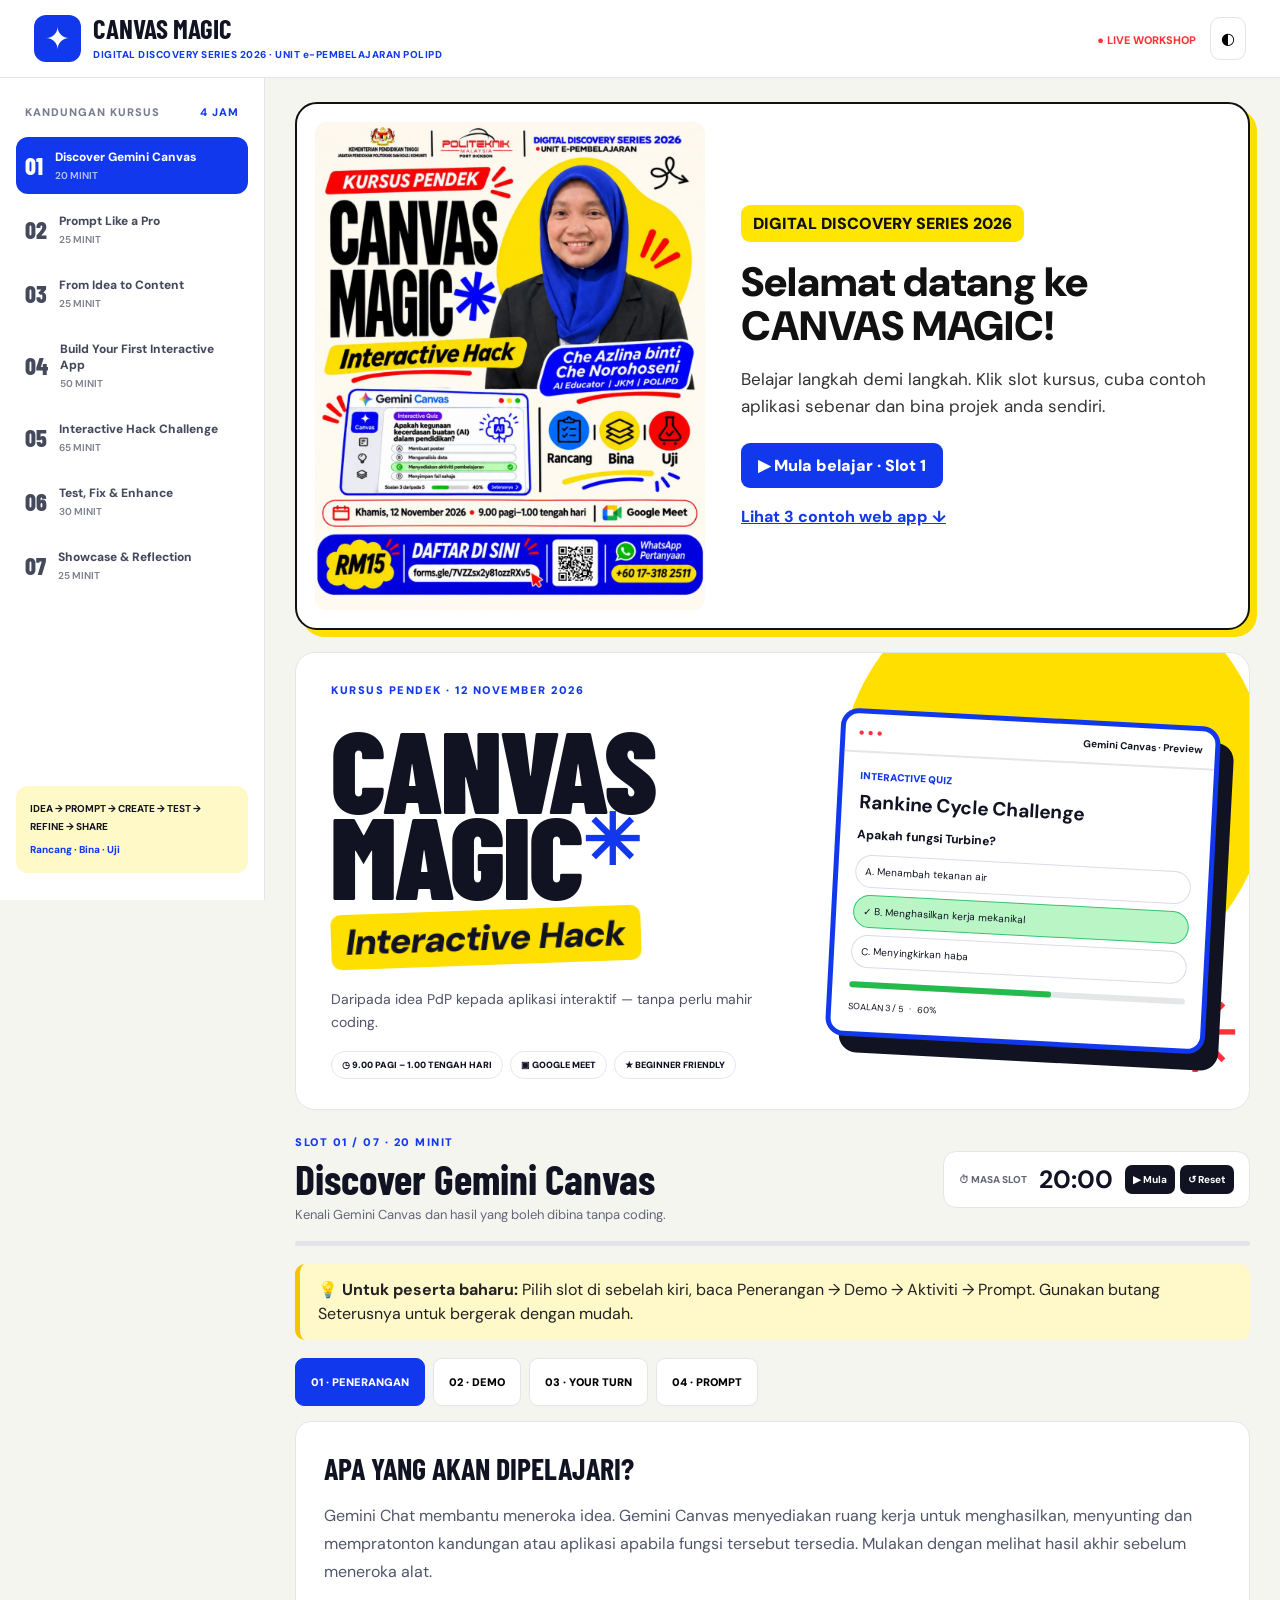
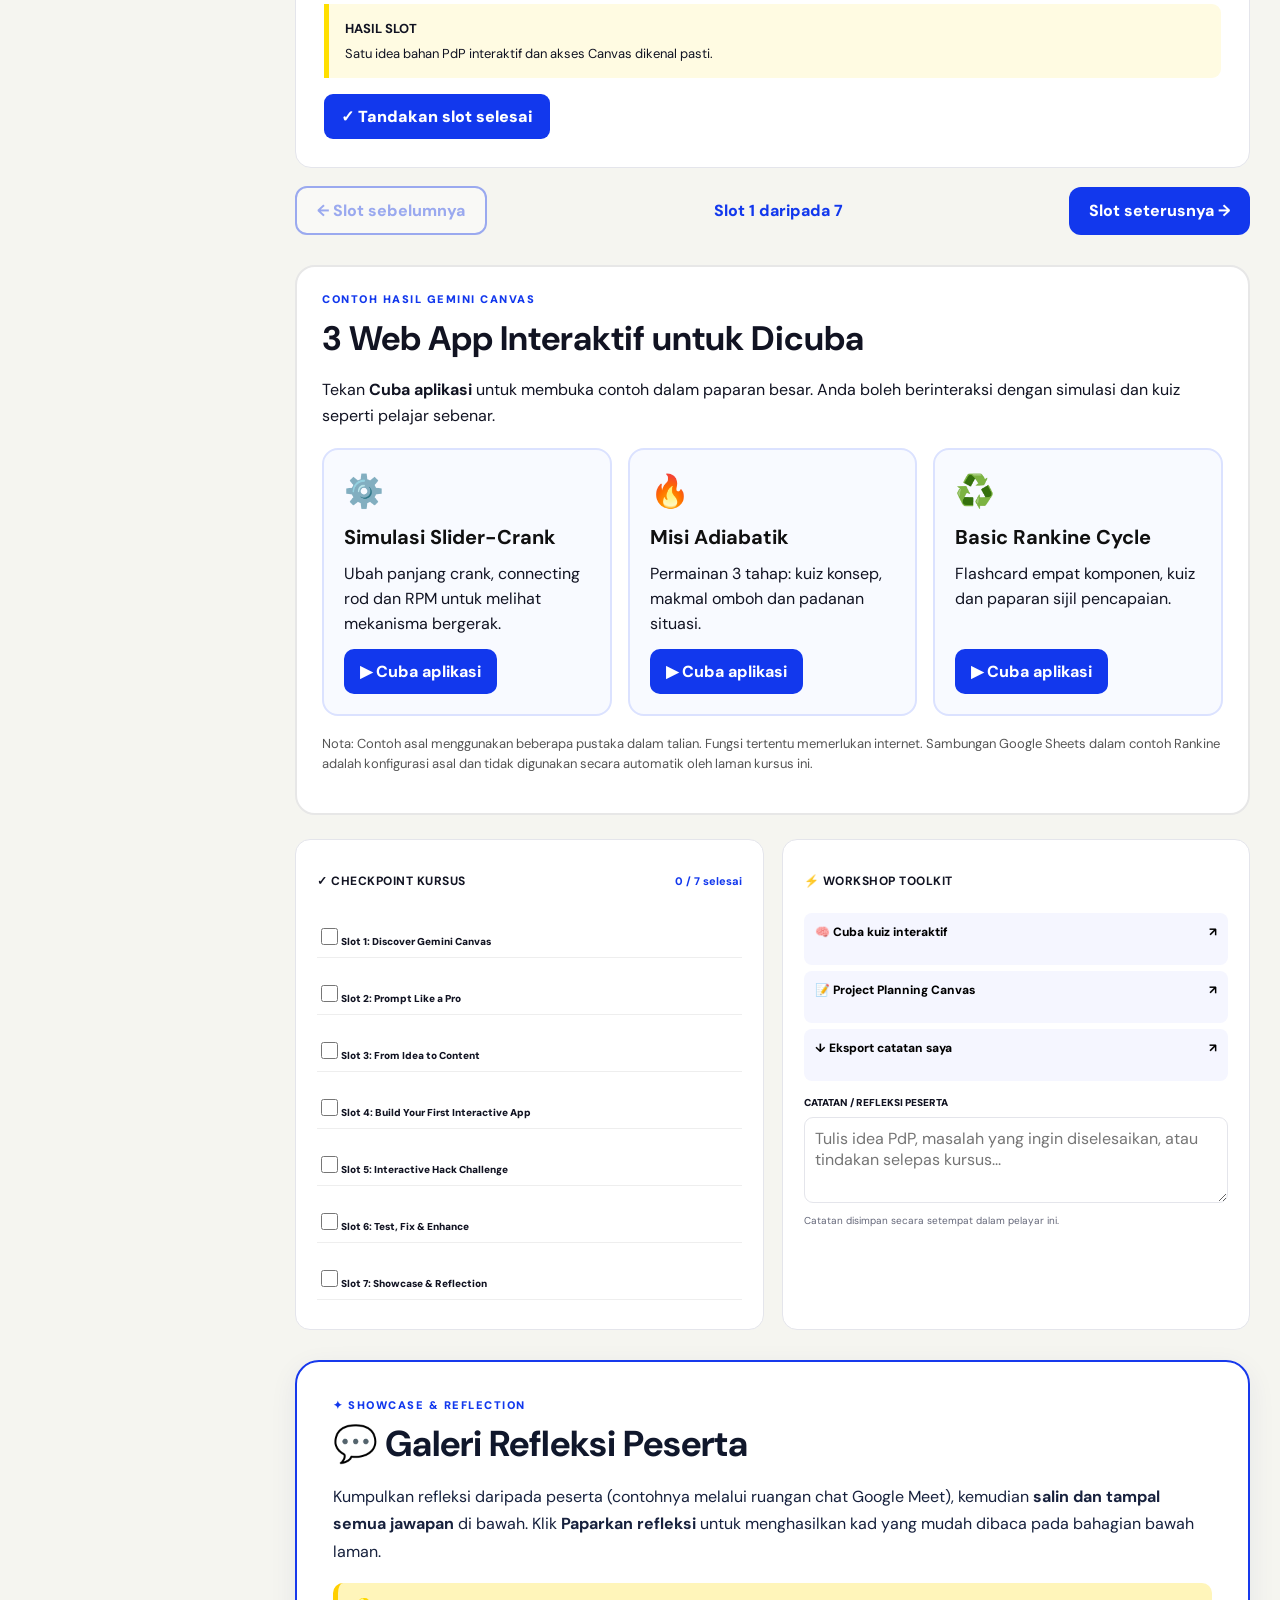
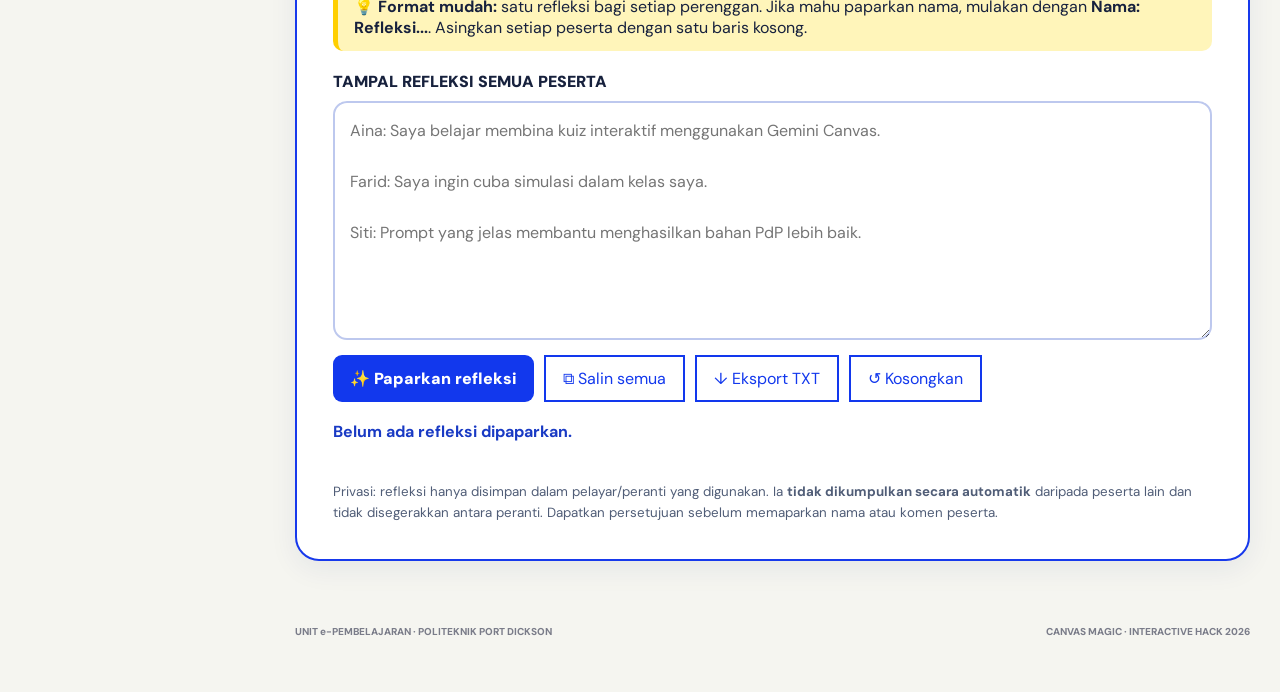
<file: index.html>
<!doctype html>
<html lang="ms"><head><meta charset="UTF-8"><meta name="viewport" content="width=device-width,initial-scale=1"><meta name="theme-color" content="#1238ed"><title>CANVAS MAGIC — Interactive Hack</title><link rel="stylesheet" href="style.css"></head>
<body>
<header class="topbar"><div class="brand"><span class="brandmark">✦</span><div><strong>CANVAS MAGIC</strong><small>DIGITAL DISCOVERY SERIES 2026 · UNIT e-PEMBELAJARAN POLIPD</small></div></div><div class="top-actions"><span class="live">● LIVE WORKSHOP</span><button id="themeBtn" class="iconbtn" title="Tukar tema">◐</button></div></header>
<main class="layout"><aside class="sidebar"><div class="side-heading">KANDUNGAN KURSUS <span>4 JAM</span></div><nav id="slotNav" aria-label="Navigasi slot"></nav><div class="sidefoot"><b>IDEA → PROMPT → CREATE → TEST → REFINE → SHARE</b><p>Rancang · Bina · Uji</p></div></aside>
<section class="main"><div class="poster-hero"><img src="assets/poster-canvas-magic.jpg" alt="Poster rasmi CANVAS MAGIC Interactive Hack, 12 November 2026" loading="eager"><div class="poster-side"><span class="hero-tag">DIGITAL DISCOVERY SERIES 2026</span><h2>Selamat datang ke<br>CANVAS MAGIC!</h2><p>Belajar langkah demi langkah. Klik slot kursus, cuba contoh aplikasi sebenar dan bina projek anda sendiri.</p><button class="primary" id="startLearningBtn">▶ Mula belajar · Slot 1</button><a class="poster-link" href="#examples">Lihat 3 contoh web app ↓</a></div></div><div class="hero"><div class="hero-copy"><div class="eyebrow">KURSUS PENDEK · 12 NOVEMBER 2026</div><h1>CANVAS<br><span>MAGIC</span><i>✳</i></h1><div class="yellow-strip">Interactive Hack</div><p>Daripada idea PdP kepada aplikasi interaktif — tanpa perlu mahir coding.</p><div class="hero-pills"><span>◷ 9.00 PAGI – 1.00 TENGAH HARI</span><span>▣ GOOGLE MEET</span><span>★ BEGINNER FRIENDLY</span></div></div><div class="hero-art"><div class="orb"></div><div class="browser"><div class="browser-head"><span>● ● ●</span><b>Gemini Canvas · Preview</b></div><div class="browser-body"><div class="mini-label">INTERACTIVE QUIZ</div><h3>Rankine Cycle Challenge</h3><p>Apakah fungsi Turbine?</p><div class="mini-option">A. Menambah tekanan air</div><div class="mini-option selected">✓ B. Menghasilkan kerja mekanikal</div><div class="mini-option">C. Menyingkirkan haba</div><div class="mini-progress"><span></span></div><small>SOALAN 3 / 5 &nbsp; · &nbsp; 60%</small></div></div><div class="burst">✳</div></div></div>
<div class="toolbar"><div><div class="section-kicker" id="slotLabel">SLOT 01 / 07</div><h2 id="slotTitle">Discover Gemini Canvas</h2><p id="slotDesc"></p></div><div class="timer"><span>⏱ MASA SLOT</span><strong id="timerDisplay">20:00</strong><div class="timer-actions"><button id="startTimer">▶ Mula</button><button id="resetTimer">↺ Reset</button></div></div></div>
<div class="timebar"><div id="timebarFill"></div></div><div class="beginner-hint">💡 <strong>Untuk peserta baharu:</strong> Pilih slot di sebelah kiri, baca Penerangan → Demo → Aktiviti → Prompt. Gunakan butang Seterusnya untuk bergerak dengan mudah.</div><div class="tabbar" role="tablist"><button class="tab active" data-tab="learn">01 · PENERANGAN</button><button class="tab" data-tab="demo">02 · DEMO</button><button class="tab" data-tab="activity">03 · YOUR TURN</button><button class="tab" data-tab="prompt">04 · PROMPT</button></div><div id="tabContent" class="content-card" aria-live="polite"></div>
<div class="page-navigation"><button id="prevSlot" class="secondary">← Slot sebelumnya</button><span id="pageIndicator">Slot 1 daripada 7</span><button id="nextSlot" class="primary">Slot seterusnya →</button></div><section id="examples" class="examples-section"><div class="section-kicker">CONTOH HASIL GEMINI CANVAS</div><h2>3 Web App Interaktif untuk Dicuba</h2><p>Tekan <b>Cuba aplikasi</b> untuk membuka contoh dalam paparan besar. Anda boleh berinteraksi dengan simulasi dan kuiz seperti pelajar sebenar.</p><div class="example-grid"><article class="example-card"><span class="example-icon">⚙️</span><h3>Simulasi Slider-Crank</h3><p>Ubah panjang crank, connecting rod dan RPM untuk melihat mekanisma bergerak.</p><a class="primary" href="examples/slider-crank.html" target="_blank" rel="noopener">▶ Cuba aplikasi</a></article><article class="example-card"><span class="example-icon">🔥</span><h3>Misi Adiabatik</h3><p>Permainan 3 tahap: kuiz konsep, makmal omboh dan padanan situasi.</p><a class="primary" href="examples/misi-adiabatik.html" target="_blank" rel="noopener">▶ Cuba aplikasi</a></article><article class="example-card"><span class="example-icon">♻️</span><h3>Basic Rankine Cycle</h3><p>Flashcard empat komponen, kuiz dan paparan sijil pencapaian.</p><a class="primary" href="examples/rankine-cycle.html" target="_blank" rel="noopener">▶ Cuba aplikasi</a></article></div><p class="example-note">Nota: Contoh asal menggunakan beberapa pustaka dalam talian. Fungsi tertentu memerlukan internet. Sambungan Google Sheets dalam contoh Rankine adalah konfigurasi asal dan tidak digunakan secara automatik oleh laman kursus ini.</p></section><div class="lower-grid"><div class="panel"><div class="panel-heading"><h3>✓ CHECKPOINT KURSUS</h3><span id="progressText">0 / 7 selesai</span></div><div id="checkpoints"></div></div><div class="panel"><div class="panel-heading"><h3>⚡ WORKSHOP TOOLKIT</h3></div><div class="tool-list"><button id="openQuiz">🧠 Cuba kuiz interaktif <span>↗</span></button><button id="openPlanner">📝 Project Planning Canvas <span>↗</span></button><button id="downloadNotes">↓ Eksport catatan saya <span>↗</span></button></div><label for="myNotes">CATATAN / REFLEKSI PESERTA</label><textarea id="myNotes" placeholder="Tulis idea PdP, masalah yang ingin diselesaikan, atau tindakan selepas kursus..."></textarea><small>Catatan disimpan secara setempat dalam pelayar ini.</small></div></div><section id="reflectionWall" class="reflection-wall" aria-labelledby="reflectionTitle"><div class="section-kicker">✦ SHOWCASE & REFLECTION</div><h2 id="reflectionTitle">💬 Galeri Refleksi Peserta</h2><p>Kumpulkan refleksi daripada peserta (contohnya melalui ruangan chat Google Meet), kemudian <strong>salin dan tampal semua jawapan</strong> di bawah. Klik <b>Paparkan refleksi</b> untuk menghasilkan kad yang mudah dibaca pada bahagian bawah laman.</p><div class="reflection-help">💡 <strong>Format mudah:</strong> satu refleksi bagi setiap perenggan. Jika mahu paparkan nama, mulakan dengan <b>Nama: Refleksi...</b>. Asingkan setiap peserta dengan satu baris kosong.</div><label for="bulkReflections">TAMPAL REFLEKSI SEMUA PESERTA</label><textarea id="bulkReflections" rows="8" placeholder="Aina: Saya belajar membina kuiz interaktif menggunakan Gemini Canvas.

Farid: Saya ingin cuba simulasi dalam kelas saya.

Siti: Prompt yang jelas membantu menghasilkan bahan PdP lebih baik."></textarea><div class="reflection-actions"><button type="button" class="primary" id="showReflections">✨ Paparkan refleksi</button><button type="button" class="secondary" id="copyReflections">⧉ Salin semua</button><button type="button" class="secondary" id="exportReflections">↓ Eksport TXT</button><button type="button" class="secondary" id="clearReflections">↺ Kosongkan</button></div><p class="reflection-status" id="reflectionStatus" role="status">Belum ada refleksi dipaparkan.</p><div id="reflectionCards" class="reflection-grid" aria-live="polite"></div><small>Privasi: refleksi hanya disimpan dalam pelayar/peranti yang digunakan. Ia <strong>tidak dikumpulkan secara automatik</strong> daripada peserta lain dan tidak disegerakkan antara peranti. Dapatkan persetujuan sebelum memaparkan nama atau komen peserta.</small></section><footer>UNIT e-PEMBELAJARAN · POLITEKNIK PORT DICKSON <span>CANVAS MAGIC · INTERACTIVE HACK 2026</span></footer></section></main>
<dialog id="quizDialog"><div class="modal-head"><div><div class="section-kicker">DEMO INTERAKTIF</div><h2>Rankine Cycle Quiz</h2></div><button class="close" data-close="quizDialog">✕</button></div><div id="quizArea"></div></dialog>
<dialog id="plannerDialog"><div class="modal-head"><div><div class="section-kicker">MINI PROJECT</div><h2>Project Planning Canvas</h2></div><button class="close" data-close="plannerDialog">✕</button></div><div class="planner"><label>Subjek / bidang<input id="planSubject" placeholder="Contoh: Thermodynamics"></label><label>Topik<input id="planTopic" placeholder="Contoh: Rankine Cycle"></label><label>Sasaran pelajar<input id="planAudience" placeholder="Contoh: Diploma Semester 2"></label><label>Hasil pembelajaran<textarea id="planOutcome" placeholder="Pada akhir aktiviti, pelajar boleh..."></textarea></label><label>Jenis aktiviti<select id="planType"><option>Kuiz interaktif</option><option>Flashcards</option><option>Matching game</option><option>Simulasi interaktif</option><option>Modul kendiri</option></select></label><label>Ciri interaksi / maklum balas<textarea id="planFeedback" placeholder="Contoh: 5 MCQ, skor, maklum balas segera..."></textarea></label><button id="generatePrompt" class="primary">✦ Jana prompt projek</button><div id="generatedPrompt" class="generated" hidden></div></div></dialog>
<script src="script.js"></script></body></html>
</file>
<file: style.css>
@import url('https://fonts.googleapis.com/css2?family=Barlow+Condensed:wght@600;700;800;900&family=DM+Sans:wght@400;500;600;700;800&display=swap');
:root{--blue:#1238ed;--dark:#111322;--yellow:#ffdf00;--red:#ff3037;--bg:#f5f5f0;--white:#fff;--muted:#636678;--line:#e4e5eb}*{box-sizing:border-box}body{margin:0;font-family:'DM Sans',Arial,sans-serif;color:var(--dark);background:var(--bg)}button,input,textarea,select{font:inherit}button{cursor:pointer}button:focus-visible,input:focus-visible,textarea:focus-visible{outline:3px solid var(--red);outline-offset:2px}.topbar{height:78px;background:white;display:flex;align-items:center;justify-content:space-between;padding:0 34px;border-bottom:1px solid var(--line);position:sticky;top:0;z-index:10}.brand{display:flex;align-items:center;gap:12px}.brandmark{background:var(--blue);color:white;font-size:30px;width:47px;height:47px;display:grid;place-items:center;border-radius:12px}.brand strong{display:block;font-family:'Barlow Condensed',Impact,sans-serif;font-size:27px;line-height:1}.brand small{font-size:10px;font-weight:800;color:var(--blue);letter-spacing:.5px}.live{font-size:11px;font-weight:800;color:var(--red);margin-right:14px}.iconbtn{border:1px solid var(--line);background:white;border-radius:10px;padding:10px}.layout{display:grid;grid-template-columns:265px minmax(0,1fr);max-width:1600px;margin:auto}.sidebar{background:white;border-right:1px solid var(--line);min-height:calc(100vh - 78px);padding:27px 16px;position:sticky;top:78px;height:calc(100vh - 78px);display:flex;flex-direction:column}.side-heading{font-size:11px;font-weight:800;letter-spacing:1px;color:#777b8d;margin:0 9px 18px;display:flex;justify-content:space-between}.side-heading span{color:var(--blue)}#slotNav{display:grid;gap:7px}.navitem{display:flex;gap:12px;align-items:center;width:100%;text-align:left;border:0;background:transparent;border-radius:12px;padding:12px 9px;color:#44495b}.navitem.active{background:var(--blue);color:white}.navnum{font-family:'Barlow Condensed';font-size:24px;font-weight:800}.navtext{font-weight:800;font-size:12px}.navtext small{display:block;font-size:10px;font-weight:600;opacity:.7;margin-top:4px}.sidefoot{margin-top:auto;background:#fff9c8;border-radius:12px;padding:14px;font-size:10px;line-height:1.8}.sidefoot p{margin:5px 0 0;color:var(--blue);font-weight:800}.main{padding:24px 30px;min-width:0}.hero{background:#fff;min-height:365px;border-radius:20px;overflow:hidden;display:grid;grid-template-columns:1fr .9fr;position:relative;border:1px solid var(--line)}.hero-copy{padding:30px 35px;z-index:1}.eyebrow,.section-kicker{font-size:11px;letter-spacing:1.5px;font-weight:900;color:var(--blue)}.hero h1{font-family:'Barlow Condensed',Impact,sans-serif;font-weight:900;font-size:clamp(78px,9vw,132px);line-height:.75;letter-spacing:-2px;margin:28px 0 13px}.hero h1 span{color:var(--dark)}.hero h1 i{font-style:normal;color:var(--blue);font-size:70px;vertical-align:top}.yellow-strip{display:inline-block;background:var(--yellow);font-weight:900;font-style:italic;font-size:clamp(22px,3vw,36px);padding:4px 15px;transform:rotate(-2deg);border-radius:10px}.hero-copy>p{max-width:430px;font-size:14px;color:#505368;line-height:1.6;margin-top:23px}.hero-pills{display:flex;flex-wrap:wrap;gap:7px;margin-top:18px}.hero-pills span{border:1px solid #e5e6ef;border-radius:30px;padding:7px 10px;font-size:9px;font-weight:900}.hero-art{position:relative;display:grid;place-items:center;min-width:0}.orb{width:430px;height:430px;border-radius:50%;background:var(--yellow);position:absolute;right:-20px;top:-85px}.browser{width:min(90%,380px);background:white;border:5px solid var(--blue);border-radius:18px;box-shadow:14px 16px 0 #111322;transform:rotate(3deg);z-index:1;overflow:hidden}.browser-head{height:39px;border-bottom:2px solid #e6e6e6;display:flex;align-items:center;justify-content:space-between;padding:0 13px;font-size:10px}.browser-head span{color:var(--red)}.browser-body{padding:17px}.mini-label{font-size:10px;color:var(--blue);font-weight:900}.browser-body h3{font-size:19px;margin:7px 0}.browser-body p{font-size:12px;font-weight:800}.mini-option{font-size:10px;padding:9px;border:1px solid #d9dce8;border-radius:20px;margin:7px 0}.mini-option.selected{background:#baf5c6;border-color:#2ec66d}.mini-progress{height:6px;background:#e5e6e8;border-radius:5px;margin:14px 0 6px}.mini-progress span{display:block;background:#25bb4c;width:60%;height:100%;border-radius:5px}.browser-body small{font-size:9px}.burst{position:absolute;right:8px;bottom:3px;color:var(--red);font-size:110px}.toolbar{display:flex;justify-content:space-between;gap:18px;align-items:center;margin-top:25px}.toolbar h2{font-family:'Barlow Condensed';font-size:42px;margin:4px 0 0}.toolbar p{font-size:13px;color:var(--muted);margin:3px 0 0}.timer{display:flex;align-items:center;gap:12px;background:white;border:1px solid var(--line);padding:11px 15px;border-radius:13px}.timer>span{font-size:10px;font-weight:800;color:var(--muted)}.timer strong{font-size:25px;font-variant-numeric:tabular-nums}.timer-actions{display:flex;gap:5px}.timer-actions button{background:var(--dark);color:white;border:0;border-radius:7px;padding:8px;font-size:10px;font-weight:800}.timebar{height:5px;background:#e4e4e8;border-radius:5px;margin:18px 0}.timebar div{background:var(--blue);height:100%;border-radius:5px;transition:width .3s}.tabbar{display:flex;gap:8px;overflow:auto;padding-bottom:10px}.tab{white-space:nowrap;border:1px solid var(--line);background:white;border-radius:9px;padding:12px 15px;font-size:11px;font-weight:900}.tab.active{background:var(--blue);color:white;border-color:var(--blue)}.content-card{background:white;border:1px solid var(--line);border-radius:16px;min-height:260px;padding:28px;margin-top:5px}.content-card h3{font-family:'Barlow Condensed';font-size:30px;margin:0 0 12px}.content-card p{line-height:1.75;color:#51566a}.content-card .callout{border-left:5px solid var(--yellow);background:#fffbe2;padding:16px;margin-top:18px;border-radius:0 9px 9px 0;font-size:13px}.content-card .promptbox{white-space:pre-wrap;background:#f1f3ff;border:1px solid #d9dfff;border-radius:12px;padding:18px;line-height:1.7;font-size:13px}.primary{border:0;background:var(--blue);color:white;font-weight:900;padding:12px 17px;border-radius:9px}.content-card .actionrow{display:flex;gap:10px;flex-wrap:wrap;margin-top:16px}.lower-grid{display:grid;grid-template-columns:1fr 1fr;gap:18px;margin-top:18px}.panel{background:white;border:1px solid var(--line);border-radius:15px;padding:21px}.panel-heading{display:flex;justify-content:space-between;align-items:center}.panel h3{font-size:12px;letter-spacing:.5px}.panel-heading span{font-size:11px;color:var(--blue);font-weight:800}.checkpoint{display:flex;align-items:center;gap:9px;padding:9px 0;border-bottom:1px solid #eee;font-size:12px}.checkpoint input{accent-color:var(--blue);width:17px;height:17px}.tool-list{display:grid;gap:6px;margin:12px 0}.tool-list button{display:flex;justify-content:space-between;background:#f5f6ff;border:0;border-radius:8px;padding:11px;text-align:left;font-weight:800;font-size:12px}.panel label{display:block;font-size:10px;font-weight:900;margin:15px 0 8px}.panel textarea{width:100%;min-height:86px;border:1px solid var(--line);border-radius:9px;padding:10px;resize:vertical}.panel small{font-size:10px;color:var(--muted)}footer{display:flex;justify-content:space-between;gap:10px;color:#7a7c89;font-size:10px;font-weight:800;padding:30px 0}dialog{border:0;border-radius:18px;width:min(650px,94vw);max-height:90vh;overflow:auto;padding:25px;box-shadow:0 30px 90px #0005}dialog::backdrop{background:#10132bbb}.modal-head{display:flex;align-items:start;justify-content:space-between;border-bottom:1px solid var(--line);margin-bottom:18px}.modal-head h2{font-family:'Barlow Condensed';font-size:38px;margin:5px 0 15px}.close{border:0;background:#f1f1f5;border-radius:9px;padding:10px}.quiz-choice{display:block;width:100%;text-align:left;border:1px solid #ddd;border-radius:10px;padding:13px;margin:8px 0;background:white}.quiz-choice.correct{background:#d9f8e2;border-color:#25af56}.quiz-choice.wrong{background:#ffe1e1;border-color:#e53e3e}.quiz-feedback{background:#fff8cf;padding:12px;border-radius:9px;margin:13px 0}.planner{display:grid;gap:12px}.planner label{display:grid;gap:5px;font-size:12px;font-weight:800}.planner input,.planner textarea,.planner select{width:100%;border:1px solid #d9dce6;border-radius:8px;padding:11px}.planner textarea{min-height:70px}.generated{background:#f0f3ff;border-radius:9px;padding:15px;white-space:pre-wrap;font-size:12px;line-height:1.6}.dark{--bg:#171a27;--white:#222637;--dark:#f4f5fa;--muted:#b6b9c8;--line:#34384a}.dark .topbar,.dark .sidebar,.dark .hero,.dark .panel,.dark .content-card,.dark .timer,.dark .tab:not(.active){background:#222637;color:#f4f5fa}.dark .hero-copy>p,.dark .toolbar p,.dark .content-card p{color:#b6b9c8}.dark .browser,.dark .mini-option{color:#171a27}.dark .sidefoot{color:#171a27}.dark .hero h1 span{color:white}.dark .content-card .callout{color:#171a27}.dark .panel textarea{background:#292d40;color:white}.dark .tool-list button{background:#303653;color:white}@media(max-width:1050px){.layout{grid-template-columns:205px 1fr}.main{padding:18px}.hero{grid-template-columns:1fr .8fr}.hero-copy{padding:24px}.hero h1{font-size:85px}.browser{width:92%}}@media(max-width:760px){.topbar{padding:0 15px;height:68px}.brand small{font-size:8px}.live{display:none}.layout{display:block}.sidebar{position:static;height:auto;min-height:0;padding:10px;overflow:auto}.side-heading,.sidefoot{display:none}#slotNav{display:flex;min-width:max-content}.navitem{width:145px;padding:8px}.navtext{font-size:10px}.main{padding:12px}.hero{grid-template-columns:1fr;min-height:0}.hero-copy{padding:23px}.hero h1{font-size:85px}.hero-art{min-height:255px}.orb{right:10%;top:-80px;width:320px;height:320px}.browser{width:270px;margin-bottom:25px}.toolbar{align-items:start;flex-direction:column}.toolbar h2{font-size:34px}.timer{width:100%;justify-content:space-between}.lower-grid{grid-template-columns:1fr}.content-card{padding:18px}footer{flex-direction:column}.hero-pills span{font-size:8px}}@media(prefers-reduced-motion:reduce){*{transition:none!important}}

/* Kemas kini: muka depan poster dan navigasi beginner */
.poster-hero{display:grid;grid-template-columns:minmax(220px,390px) 1fr;gap:24px;align-items:center;background:#fff;border:2px solid #111;border-radius:22px;padding:18px;margin-bottom:22px;box-shadow:7px 7px 0 #ffdf00}
.poster-hero img{display:block;width:100%;max-height:520px;object-fit:contain;border-radius:12px;background:#f8f8f8}
.poster-side{padding:12px}.poster-side h2{font-size:clamp(26px,3.2vw,48px);line-height:1.08;margin:18px 0;color:#111;font-weight:900}.poster-side p{font-size:17px;line-height:1.6;margin-bottom:22px;color:#333}.hero-tag{background:#ffe600;color:#111;font-weight:900;padding:8px 12px;border-radius:9px;display:inline-block}.poster-link{display:block;margin-top:18px;color:#1238ed;font-weight:800}.beginner-hint{background:#fff8c9;border-left:5px solid #f4c400;padding:14px 18px;border-radius:10px;margin:18px 0;color:#222;line-height:1.5}.page-navigation{display:flex;align-items:center;justify-content:space-between;gap:10px;margin:18px 0 30px;flex-wrap:wrap}.page-navigation button{min-height:48px;padding:12px 20px;border-radius:12px;font-weight:800;cursor:pointer}.page-navigation button:disabled{opacity:.4;cursor:not-allowed}.page-navigation span{font-weight:800;color:#1238ed}.secondary{background:#fff;color:#1238ed;border:2px solid #1238ed}.examples-section{scroll-margin-top:85px;background:#fff;border:2px solid #e7e7e7;border-radius:20px;padding:25px;margin:24px 0}.examples-section h2{font-size:clamp(24px,3vw,34px);margin:10px 0}.examples-section>p{line-height:1.6}.example-grid{display:grid;grid-template-columns:repeat(3,minmax(0,1fr));gap:16px;margin-top:20px}.example-card{display:flex;flex-direction:column;align-items:flex-start;background:#f8faff;border:2px solid #dbe2ff;border-radius:16px;padding:20px;gap:12px}.example-icon{font-size:32px}.example-card h3{margin:0;font-size:20px;color:#101010}.example-card p{line-height:1.55;flex:1;margin:0}.example-card a{display:inline-block;text-decoration:none;text-align:center;padding:12px 16px;border-radius:10px;font-weight:800}.example-note{font-size:13px;color:#555;margin-top:18px}.tab{min-height:48px}.navitem{min-height:56px}.tool-list button{min-height:52px}button:focus-visible,a:focus-visible{outline:3px solid #ff2424;outline-offset:3px}
@media(max-width:850px){.poster-hero{grid-template-columns:1fr}.poster-hero img{max-height:600px}.example-grid{grid-template-columns:1fr}.poster-side{padding:5px}.page-navigation{justify-content:center}.page-navigation button{flex:1}.page-navigation span{order:-1;width:100%;text-align:center}}

/* Galeri refleksi peserta */
.reflection-wall{margin:30px 0 34px;padding:clamp(20px,4vw,36px);background:#fff;border:2px solid #1739ec;border-radius:24px;box-shadow:0 8px 28px #172c7712;color:#17213d}.reflection-wall h2{font-size:clamp(24px,3vw,36px);margin:8px 0 10px;color:#10172b}.reflection-wall p{line-height:1.7}.reflection-help{background:#fff5ba;border-left:5px solid #ffcf00;padding:13px 16px;border-radius:10px;margin:18px 0}.reflection-wall label{display:block;font-weight:900;margin:20px 0 9px}.reflection-wall textarea{display:block;width:100%;min-height:180px;box-sizing:border-box;border:2px solid #bdc8ee;border-radius:14px;padding:15px;font:inherit;line-height:1.6;background:#fff;color:#152047;resize:vertical}.reflection-wall textarea:focus{outline:3px solid #f8df50;border-color:#1238ed}.reflection-actions{display:flex;gap:10px;flex-wrap:wrap;margin:15px 0}.reflection-actions button{min-height:45px;padding:11px 17px;cursor:pointer}.reflection-status{font-weight:700;color:#193ac4}.reflection-grid{display:grid;grid-template-columns:repeat(auto-fit,minmax(min(100%,260px),1fr));gap:15px;margin:18px 0}.reflection-card{border:1px solid #dbe3ff;border-top:6px solid #1238ed;border-radius:16px;padding:19px;background:#f8faff;overflow-wrap:anywhere}.reflection-card:nth-child(3n+2){border-top-color:#f8ca00}.reflection-card:nth-child(3n){border-top-color:#ed3030}.reflection-card strong{display:block;margin-bottom:10px;font-size:1.06rem}.reflection-card p{white-space:pre-wrap;margin:0}.reflection-wall small{display:block;color:#505d77;line-height:1.6;margin-top:14px}@media(max-width:600px){.reflection-actions button{flex:1 1 100%}.reflection-wall{padding:18px}}
</file>
